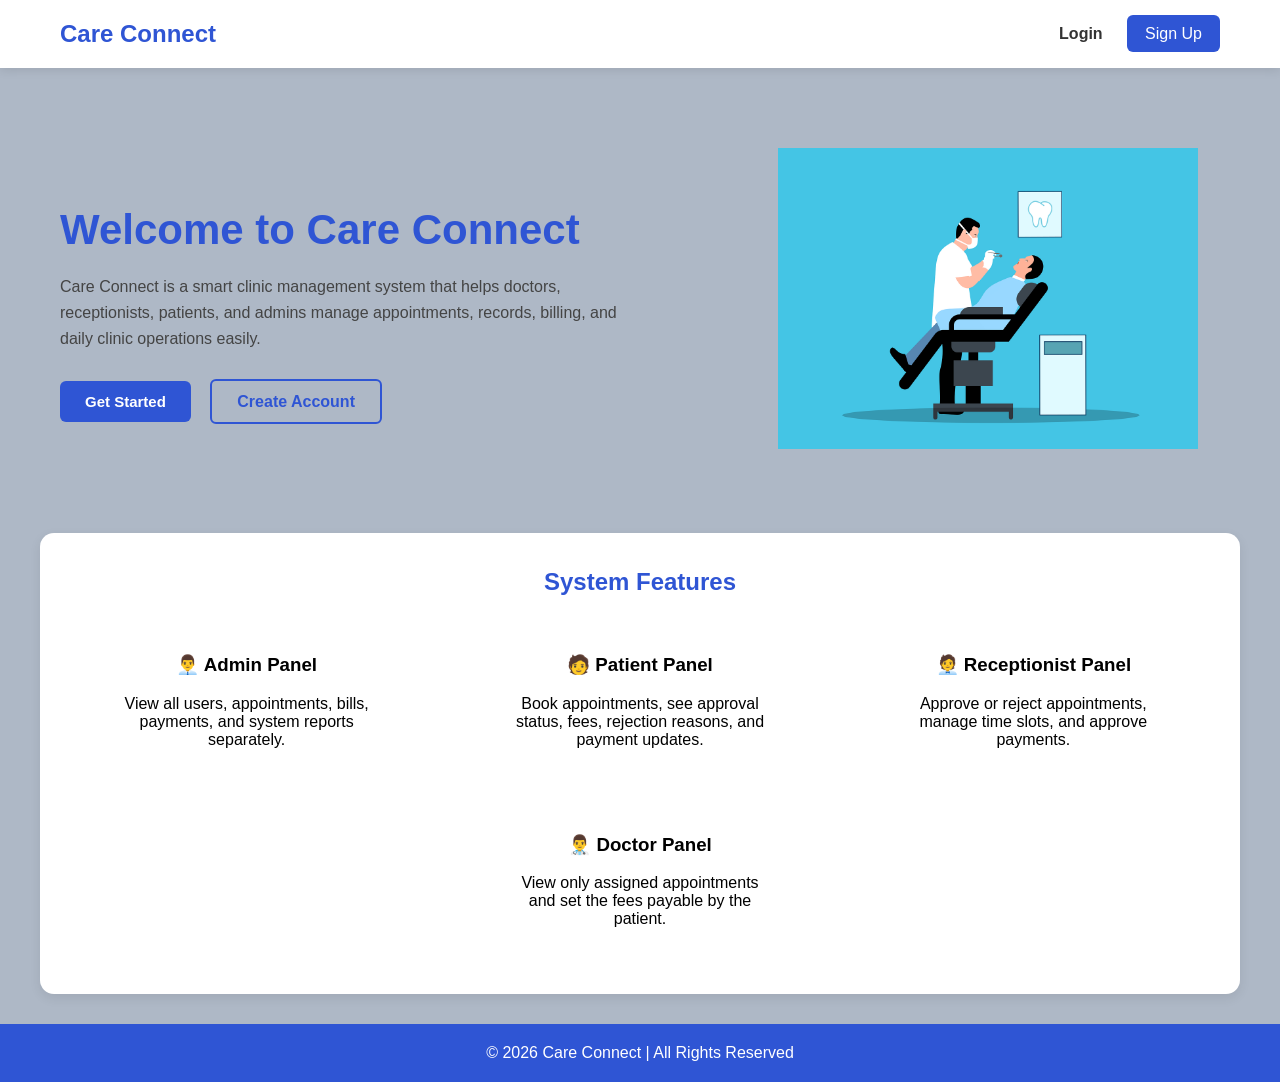
<file: index.html>
<!DOCTYPE html>
<html lang="en">

<head>
  <meta charset="UTF-8">
  <meta name="viewport" content="width=device-width, initial-scale=1.0">
  <title>Care Connect</title>
</head>

<body style="margin:0; font-family:Segoe UI, sans-serif; background:#aeb8c6;">

  <!-- NAVBAR -->
  <div
    style="display:flex; justify-content:space-between; align-items:center; padding:20px 60px; background:white; box-shadow:0 2px 10px rgba(0,0,0,0.1);">
    <h2 style="color:#2f55d4; margin:0;">Care Connect</h2>

    <div>
      <a href="login.html" style="margin-right:20px; text-decoration:none; color:#333; font-weight:600;">Login</a>
      <a href="signup.html"
        style="text-decoration:none; background:#2f55d4; color:white; padding:10px 18px; border-radius:6px;">Sign Up</a>
    </div>
  </div>

  <!-- HERO SECTION -->
  <div
    style="display:flex; align-items:center; justify-content:space-between; padding:80px 60px; flex-wrap:wrap; gap:30px;">

    <!-- LEFT TEXT -->
    <div style="width:50%; min-width:300px;">
      <h1 style="font-size:42px; color:#2f55d4; margin-bottom:20px;">
        Welcome to Care Connect
      </h1>

      <p style="color:#444; font-size:16px; line-height:1.6; margin-bottom:30px;">
        Care Connect is a smart clinic management system that helps doctors, receptionists, patients, and admins manage
        appointments, records, billing, and daily clinic operations easily.
      </p>

      <button onclick="openPopup()"
        style="background:#2f55d4; color:white; padding:12px 25px; border-radius:6px; border:none; cursor:pointer; margin-right:15px; font-weight:600; font-size:15px;">
        Get Started
      </button>

      <a href="signup.html"
        style="border:2px solid #2f55d4; color:#2f55d4; padding:12px 25px; border-radius:6px; text-decoration:none; font-weight:600;">
        Create Account
      </a>
    </div>

    <!-- RIGHT IMAGE -->
    <div style="width:40%; min-width:280px; text-align:center;">
      <img src="doctor1.png" alt="Clinic Image" style="width:100%; max-width:420px;">
    </div>

  </div>

  <!-- FEATURES SECTION -->
  <div
    style="background:white; margin:0 40px 30px 40px; border-radius:14px; padding:35px 20px; box-shadow:0 4px 12px rgba(0,0,0,0.08);">
    <h2 style="text-align:center; color:#2f55d4; margin-top:0; margin-bottom:25px;">System Features</h2>

    <div style="display:flex; justify-content:space-around; text-align:center; flex-wrap:wrap; gap:20px;">

      <div style="width:250px; margin:15px;">
        <h3>👨‍💼 Admin Panel</h3>
        <p>View all users, appointments, bills, payments, and system reports separately.</p>
      </div>

      <div style="width:250px; margin:15px;">
        <h3>🧑 Patient Panel</h3>
        <p>Book appointments, see approval status, fees, rejection reasons, and payment updates.</p>
      </div>

      <div style="width:250px; margin:15px;">
        <h3>🧑‍💼 Receptionist Panel</h3>
        <p>Approve or reject appointments, manage time slots, and approve payments.</p>
      </div>

      <div style="width:250px; margin:15px;">
        <h3>👨‍⚕️ Doctor Panel</h3>
        <p>View only assigned appointments and set the fees payable by the patient.</p>
      </div>

    </div>
  </div>

  <!-- ROLE POPUP -->
  <div id="rolePopup"
    style="display:none; position:fixed; top:0; left:0; width:100%; height:100%; background:rgba(0,0,0,0.45); justify-content:center; align-items:center; z-index:999;">

    <div
      style="background:white; width:520px; max-width:92%; border-radius:14px; padding:30px; box-shadow:0 10px 30px rgba(0,0,0,0.2); position:relative;">

      <span onclick="closePopup()"
        style="position:absolute; top:10px; right:18px; font-size:26px; cursor:pointer; color:#666;">&times;</span>

      <h2 style="margin-top:0; text-align:center; color:#2f55d4;">Choose Your Role</h2>
      <p style="text-align:center; color:#666; margin-bottom:25px;">Select how you want to continue in Care Connect.</p>

      <!-- Patient -->
      <div style="border:1px solid #d9e1ff; border-radius:10px; padding:15px; margin-bottom:14px; background:#f8faff;">
        <h3 style="margin:0 0 12px 0; color:#2f55d4;">Patient</h3>
        <a href="login.html?role=patient"
          style="display:inline-block; text-decoration:none; background:#2f55d4; color:white; padding:10px 18px; border-radius:6px; margin-right:10px; font-weight:600;">Login</a>
        <a href="signup.html?role=patient"
          style="display:inline-block; text-decoration:none; border:2px solid #2f55d4; color:#2f55d4; padding:8px 16px; border-radius:6px; font-weight:600;">Sign
          Up</a>
      </div>

      <!-- Receptionist -->
      <div style="border:1px solid #d9e1ff; border-radius:10px; padding:15px; margin-bottom:14px; background:#f8faff;">
        <h3 style="margin:0 0 12px 0; color:#2f55d4;">Receptionist</h3>
        <a href="login.html?role=receptionist"
          style="display:inline-block; text-decoration:none; background:#2f55d4; color:white; padding:10px 18px; border-radius:6px; margin-right:10px; font-weight:600;">Login</a>
        <a href="signup.html?role=receptionist"
          style="display:inline-block; text-decoration:none; border:2px solid #2f55d4; color:#2f55d4; padding:8px 16px; border-radius:6px; font-weight:600;">Sign
          Up</a>
      </div>

      <!-- Doctor -->
      <div style="border:1px solid #d9e1ff; border-radius:10px; padding:15px; margin-bottom:14px; background:#f8faff;">
        <h3 style="margin:0 0 12px 0; color:#2f55d4;">Doctor</h3>
        <a href="login.html?role=doctor"
          style="display:inline-block; text-decoration:none; background:#2f55d4; color:white; padding:10px 18px; border-radius:6px; margin-right:10px; font-weight:600;">Login</a>
        <a href="signup.html?role=doctor"
          style="display:inline-block; text-decoration:none; border:2px solid #2f55d4; color:#2f55d4; padding:8px 16px; border-radius:6px; font-weight:600;">Sign
          Up</a>
      </div>

      <!-- Admin -->
      <div style="border:1px solid #d9e1ff; border-radius:10px; padding:15px; background:#f8faff;">
        <h3 style="margin:0 0 12px 0; color:#2f55d4;">Admin</h3>
        <a href="login.html?role=admin"
          style="display:inline-block; text-decoration:none; background:#2f55d4; color:white; padding:10px 18px; border-radius:6px; font-weight:600;">Login</a>
        <span style="display:inline-block; margin-left:10px; color:#666; font-size:14px;">Admin signup is
          disabled</span>
      </div>

    </div>
  </div>

  <!-- FOOTER -->
  <div style="text-align:center; padding:20px; background:#2f55d4; color:white;">
    © 2026 Care Connect | All Rights Reserved
  </div>

  <script>
    function openPopup() {
      document.getElementById("rolePopup").style.display = "flex";
    }

    function closePopup() {
      document.getElementById("rolePopup").style.display = "none";
    }

    window.onclick = function (event) {
      let popup = document.getElementById("rolePopup");
      if (event.target === popup) {
        popup.style.display = "none";
      }
    }
  </script>

</body>

</html>
</file>
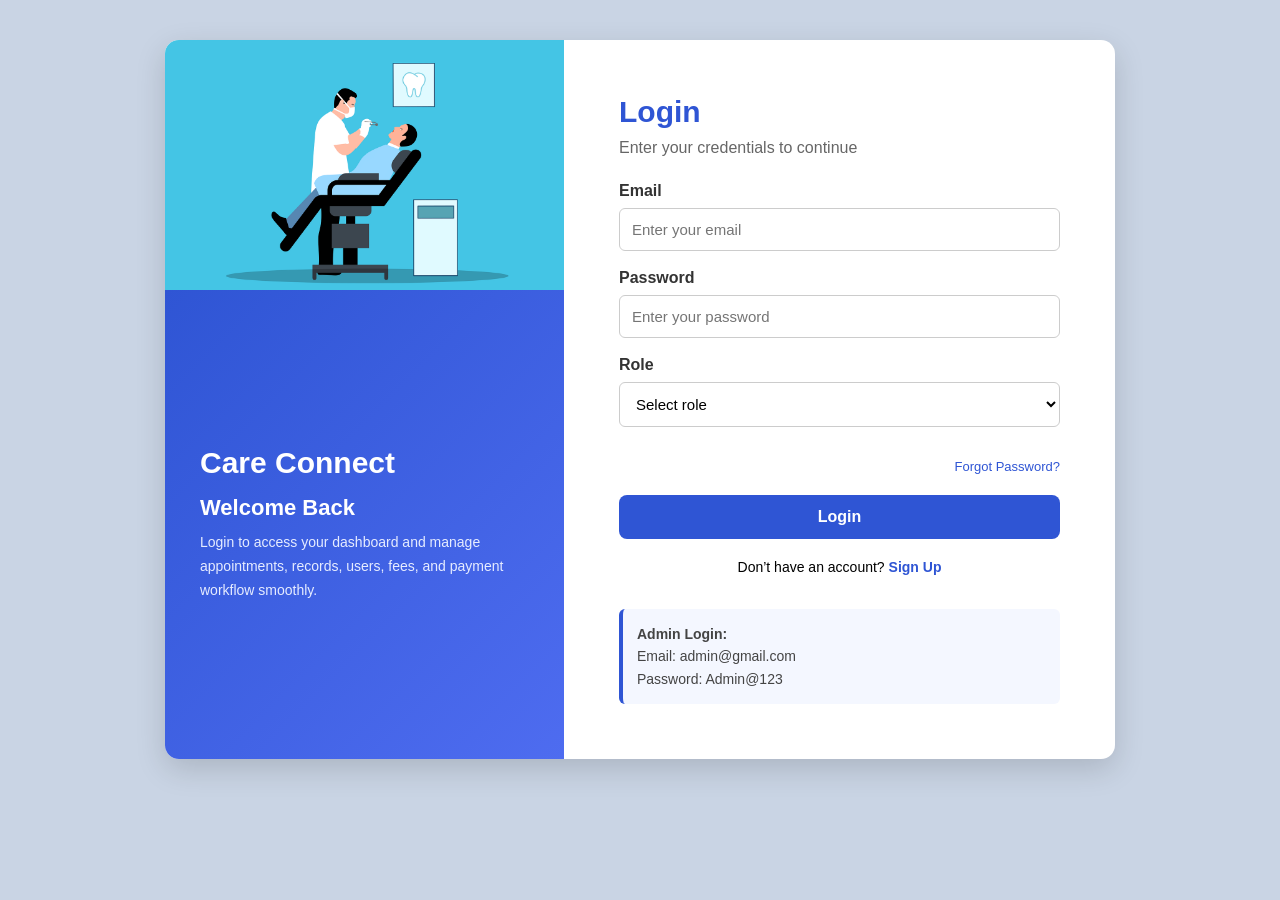
<file: login.html>
<!DOCTYPE html>
<html lang="en">

<head>
  <meta charset="UTF-8">
  <meta name="viewport" content="width=device-width, initial-scale=1.0">
  <title>Login - Care Connect</title>
</head>

<body style="margin:0; font-family:Segoe UI, sans-serif; background:#c9d4e4;">

  <div
    style="width:950px; max-width:95%; margin:40px auto; display:flex; border-radius:14px; overflow:hidden; background:white; box-shadow:0 10px 30px rgba(0,0,0,0.15); min-height:540px;">

    <!-- LEFT SIDE -->
    <div style="width:42%; display:flex; flex-direction:column;">

      <div style="height:250px; background:#f2f2f2;">
        <img src="doctor1.png" alt="Care Connect" style="width:100%; height:100%; object-fit:cover;">
      </div>

      <div
        style="flex:1; background:linear-gradient(135deg,#2f55d4,#4e6cf0); color:white; padding:35px; display:flex; flex-direction:column; justify-content:center;">
        <h2 style="margin:0 0 15px 0; font-size:30px;">Care Connect</h2>
        <p style="margin:0 0 10px 0; font-size:22px; font-weight:600;">Welcome Back</p>
        <p style="margin:0; line-height:1.7; font-size:14px; color:#e6ecff;">
          Login to access your dashboard and manage appointments, records, users, fees, and payment workflow smoothly.
        </p>
      </div>
    </div>

    <!-- RIGHT SIDE -->
    <div
      style="width:58%; padding:55px; box-sizing:border-box; display:flex; flex-direction:column; justify-content:center;">

      <h2 style="margin:0 0 10px 0; color:#2f55d4; font-size:30px;">Login</h2>
      <p style="margin:0 0 25px 0; color:#666;">Enter your credentials to continue</p>

      <form onsubmit="handleLogin(event)">
        <label style="display:block; margin-bottom:8px; font-weight:600; color:#333;">Email</label>
        <input id="email" type="email" placeholder="Enter your email"
          style="width:100%; padding:12px; margin:0 0 18px 0; border:1px solid #ccc; border-radius:6px; box-sizing:border-box; font-size:15px;">

        <label style="display:block; margin-bottom:8px; font-weight:600; color:#333;">Password</label>
        <input id="password" type="password" placeholder="Enter your password"
          style="width:100%; padding:12px; margin:0 0 18px 0; border:1px solid #ccc; border-radius:6px; box-sizing:border-box; font-size:15px;">

        <label style="display:block; margin-bottom:8px; font-weight:600; color:#333;">Role</label>
        <select id="role"
          style="width:100%; padding:12px; margin:0 0 12px 0; border:1px solid #ccc; border-radius:6px; box-sizing:border-box; font-size:15px; background:white;">
          <option value="">Select role</option>
          <option value="patient">Patient</option>
          <option value="receptionist">Receptionist</option>
          <option value="doctor">Doctor</option>
          <option value="admin">Admin</option>
        </select>

        <p id="roleText" style="margin:0 0 18px 0; color:#2f55d4; font-size:14px; font-weight:600;"></p>

        <div style="text-align:right; margin-bottom:20px;">
          <a href="#" style="text-decoration:none; color:#2f55d4; font-size:13px;">Forgot Password?</a>
        </div>

        <button type="submit"
          style="width:100%; padding:13px; background:#2f55d4; color:white; border:none; border-radius:8px; font-size:16px; font-weight:600; cursor:pointer;">
          Login
        </button>

        <p style="text-align:center; margin-top:20px; font-size:14px;">
          Don’t have an account?
          <a href="signup.html" style="color:#2f55d4; text-decoration:none; font-weight:600;">Sign Up</a>
        </p>
      </form>

      <div style="margin-top:20px; padding:14px; background:#f4f7ff; border-left:4px solid #2f55d4; border-radius:6px;">
        <p style="margin:0; color:#444; font-size:14px; line-height:1.6;">
          <strong>Admin Login:</strong><br>
          Email: admin@gmail.com<br>
          Password: Admin@123
        </p>
      </div>

    </div>
  </div>

  <script>
    const params = new URLSearchParams(window.location.search);
    const selectedRole = params.get("role");

    if (selectedRole) {
      const roleSelect = document.getElementById("role");
      const roleText = document.getElementById("roleText");
      roleSelect.value = selectedRole;
      roleText.innerText = "Selected Role: " + selectedRole.charAt(0).toUpperCase() + selectedRole.slice(1);
    }

    function handleLogin(event) {
      event.preventDefault();

      const email = document.getElementById("email").value.trim();
      const password = document.getElementById("password").value;
      const role = document.getElementById("role").value;

      if (!email || !password || !role) {
        alert("Please fill all fields.");
        return;
      }

      // Fixed admin login
      if (role === "admin") {
        if (email === "admin@gmail.com" && password === "Admin@123") {
          const adminUser = {
            id: 999,
            name: "Admin",
            email: "admin@gmail.com",
            role: "admin"
          };

          sessionStorage.setItem("loggedUser", JSON.stringify(adminUser));
          window.location.href = "admin.html";
          return;
        } else {
          alert("Invalid Admin Credentials");
          return;
        }
      }

      // Normal users login
      const users = JSON.parse(localStorage.getItem("users")) || [];

      const user = users.find(u => u.email === email && u.password === password);

      if (!user) {
        alert("Invalid credentials");
        return;
      }

      if (user.role !== role) {
        alert("Wrong role selected");
        return;
      }

      sessionStorage.setItem("loggedUser", JSON.stringify(user));

      if (role === "patient") window.location.href = "patient.html";
      if (role === "receptionist") window.location.href = "receptionist.html";
      if (role === "doctor") window.location.href = "doctor.html";
    }
  </script>

</body>

</html>
</file>
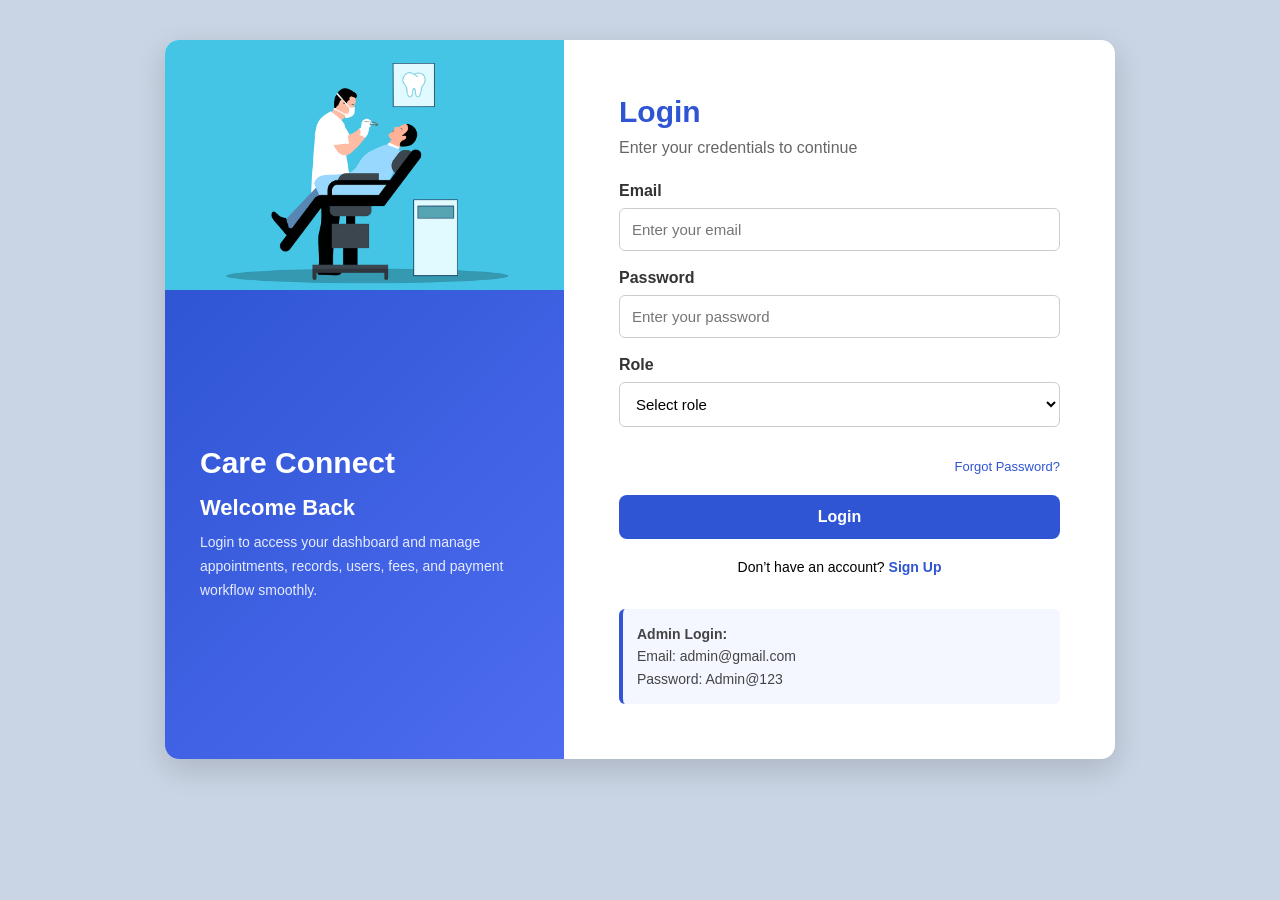
<file: patient.html>
<!DOCTYPE html>
<html lang="en">

<head>
  <meta charset="UTF-8">
  <meta name="viewport" content="width=device-width, initial-scale=1.0">
  <title>Patient Dashboard - Care Connect</title>
</head>

<body style="margin:0; font-family:Segoe UI, sans-serif; background:#eef2f7;">

  <!-- HEADER -->
  <div
    style="background:#2f55d4; color:white; padding:18px 40px; display:flex; justify-content:space-between; align-items:center;">
    <h2 style="margin:0;">Care Connect - Patient Dashboard</h2>
    <button onclick="window.location.href='profile.html'"
      style="margin-right:10px; background:rgba(255,255,255,0.15); color:white; padding:10px 16px; border:none; border-radius:6px; cursor:pointer;">
      My Profile
    </button>
    <button onclick="logout()"
      style="text-decoration:none; color:white; background:rgba(255,255,255,0.15); padding:10px 16px; border-radius:6px; border:none; cursor:pointer;">
      Logout
    </button>
  </div>

  <!-- MAIN CONTAINER -->
  <div style="width:90%; max-width:1100px; margin:30px auto;">

    <!-- WELCOME CARD -->
    <div
      style="background:white; border-radius:12px; padding:25px; box-shadow:0 4px 12px rgba(0,0,0,0.08); margin-bottom:25px;">
      <h2 id="welcomeText" style="margin:0 0 10px 0; color:#2f55d4;">Welcome, Patient</h2>
      <p style="margin:0; color:#555; line-height:1.6;">
        Book your appointment by selecting a doctor, date, time, and reason. Only registered doctors will appear in the
        dropdown.
      </p>
    </div>

    <!-- DASHBOARD CARDS -->
    <div style="display:flex; gap:20px; flex-wrap:wrap; margin-bottom:25px;">
      <div
        style="flex:1; min-width:220px; background:white; border-radius:12px; padding:20px; box-shadow:0 4px 12px rgba(0,0,0,0.08);">
        <h3 style="margin:0 0 10px 0; color:#2f55d4;">My Appointments</h3>
        <p id="totalAppointments" style="margin:0; font-size:28px; font-weight:bold; color:#333;">0</p>
      </div>

      <div
        style="flex:1; min-width:220px; background:white; border-radius:12px; padding:20px; box-shadow:0 4px 12px rgba(0,0,0,0.08);">
        <h3 style="margin:0 0 10px 0; color:#2f55d4;">Pending</h3>
        <p id="pendingAppointments" style="margin:0; font-size:28px; font-weight:bold; color:#333;">0</p>
      </div>

      <div
        style="flex:1; min-width:220px; background:white; border-radius:12px; padding:20px; box-shadow:0 4px 12px rgba(0,0,0,0.08);">
        <h3 style="margin:0 0 10px 0; color:#2f55d4;">Approved</h3>
        <p id="approvedAppointments" style="margin:0; font-size:28px; font-weight:bold; color:#333;">0</p>
      </div>
    </div>

    <!-- FORM + INFO -->
    <div style="display:flex; gap:25px; flex-wrap:wrap; margin-bottom:30px;">

      <!-- APPOINTMENT FORM -->
      <div
        style="flex:2; min-width:320px; background:white; border-radius:12px; padding:25px; box-shadow:0 4px 12px rgba(0,0,0,0.08);">
        <h2 style="margin-top:0; color:#2f55d4;">Take Appointment</h2>

        <form onsubmit="bookAppointment(event)">
          <label style="display:block; margin-bottom:8px; font-weight:600;">Patient Name</label>
          <input id="patientName" type="text" readonly
            style="width:100%; padding:12px; margin-bottom:16px; border:1px solid #ccc; border-radius:6px; box-sizing:border-box; background:#f5f5f5;">

          <label style="display:block; margin-bottom:8px; font-weight:600;">Select Doctor</label>
          <select id="doctorName"
            style="width:100%; padding:12px; margin-bottom:16px; border:1px solid #ccc; border-radius:6px; box-sizing:border-box; background:white;">
            <option value="">Choose Doctor</option>
          </select>

          <label style="display:block; margin-bottom:8px; font-weight:600;">Appointment Date</label>
          <input id="appointmentDate" type="date"
            style="width:100%; padding:12px; margin-bottom:16px; border:1px solid #ccc; border-radius:6px; box-sizing:border-box;">

          <label style="display:block; margin-bottom:8px; font-weight:600;">Appointment Time</label>
          <input id="appointmentTime" type="time"
            style="width:100%; padding:12px; margin-bottom:16px; border:1px solid #ccc; border-radius:6px; box-sizing:border-box;">

          <label style="display:block; margin-bottom:8px; font-weight:600;">Reason</label>
          <textarea id="reason" placeholder="Enter reason for appointment"
            style="width:100%; padding:12px; margin-bottom:20px; border:1px solid #ccc; border-radius:6px; box-sizing:border-box; min-height:100px; resize:vertical;"></textarea>

          <button type="submit"
            style="width:100%; padding:14px; background:#2f55d4; color:white; border:none; border-radius:8px; font-size:16px; font-weight:600; cursor:pointer;">
            Book Appointment
          </button>
        </form>
      </div>

      <!-- SIDE INFO -->
      <div
        style="flex:1; min-width:260px; background:white; border-radius:12px; padding:25px; box-shadow:0 4px 12px rgba(0,0,0,0.08);">
        <h2 style="margin-top:0; color:#2f55d4;">Instructions</h2>
        <p style="color:#555; line-height:1.7;">
          Select a doctor from the registered doctors list, choose date and time, and submit your appointment request.
        </p>

        <div
          style="background:#f4f7ff; border-left:4px solid #2f55d4; padding:15px; border-radius:6px; margin-top:20px;">
          <h4 style="margin:0 0 8px 0; color:#2f55d4;">Payment Note</h4>
          <p style="margin:0; color:#555; line-height:1.6; font-size:14px;">
            After doctor review, the payable amount will appear in your appointment table. Then payment can be
            processed.
          </p>
        </div>
      </div>
    </div>

    <!-- APPOINTMENTS TABLE -->
    <div style="background:white; border-radius:12px; padding:25px; box-shadow:0 4px 12px rgba(0,0,0,0.08);">
      <h2 style="margin-top:0; color:#2f55d4;">My Appointments</h2>

      <div style="overflow-x:auto;">
        <table style="width:100%; border-collapse:collapse; margin-top:15px;">
          <thead>
            <tr style="background:#2f55d4; color:white;">
              <th style="padding:12px; border:1px solid #ddd;">Doctor</th>
              <th style="padding:12px; border:1px solid #ddd;">Date</th>
              <th style="padding:12px; border:1px solid #ddd;">Time</th>
              <th style="padding:12px; border:1px solid #ddd;">Reason</th>
              <th style="padding:12px; border:1px solid #ddd;">Status</th>
              <th style="padding:12px; border:1px solid #ddd;">Amount</th>
              <th style="padding:12px; border:1px solid #ddd;">Payment</th>
            </tr>
          </thead>
          <tbody id="appointmentTableBody">
            <tr>
              <td colspan="7" style="padding:15px; text-align:center; border:1px solid #ddd; color:#666;">
                No appointments booked yet
              </td>
            </tr>
          </tbody>
        </table>
      </div>
    </div>

  </div>
  <!-- PRESCRIPTIONS -->
  <div
    style="background:white; border-radius:12px; padding:25px; margin-top:25px; box-shadow:0 4px 12px rgba(0,0,0,0.08);">
    <h2 style="margin-top:0; color:#2f55d4;">My Prescriptions</h2>
  
    <div id="prescriptionList">
      <p style="color:#666;">No prescriptions available</p>
    </div>
  </div>

<script>
  const loggedUser = JSON.parse(sessionStorage.getItem("loggedUser"));

  // 🔐 Auth Check
  if (!loggedUser || loggedUser.role !== "patient") {
    alert("Please login as patient first.");
    window.location.href = "login.html";
  }

  // 👤 Welcome
  document.getElementById("welcomeText").innerText = "Welcome, " + loggedUser.name;
  document.getElementById("patientName").value = loggedUser.name;

  // 🚪 Logout
  function logout() {
    sessionStorage.removeItem("loggedUser");
    window.location.href = "index.html";
  }

  // 📦 Data Helpers
  function getUsers() {
    return JSON.parse(localStorage.getItem("users")) || [];
  }

  function getAppointments() {
    return JSON.parse(localStorage.getItem("appointments")) || [];
  }

  function saveAppointments(data) {
    localStorage.setItem("appointments", JSON.stringify(data));
  }

  // 👨‍⚕️ Load Doctors
  function loadDoctors() {
    const users = getUsers();
    const doctors = users.filter(user => user.role === "doctor");
    const doctorSelect = document.getElementById("doctorName");

    doctorSelect.innerHTML = '<option value="">Choose Doctor</option>';

    if (doctors.length === 0) {
      doctorSelect.innerHTML += '<option value="">No doctors registered</option>';
      return;
    }

    doctors.forEach(doctor => {
      doctorSelect.innerHTML += `<option value="${doctor.id}">${doctor.name}</option>`;
    });
  }

  // 🎨 Status Colors
  function getStatusColor(status) {
    if (status === "Pending") return "#f39c12";
    if (status === "Approved") return "#27ae60";
    if (status === "Rejected") return "#e74c3c";
    return "#333";
  }

  function getPaymentColor(status) {
    if (status === "Pending") return "#f39c12";
    if (status === "Paid") return "#2f55d4";
    if (status === "Approved") return "#27ae60";
    return "#333";
  }

  // 📊 Dashboard Cards
  function updateCards(myAppointments) {
    document.getElementById("totalAppointments").innerText = myAppointments.length;
    document.getElementById("pendingAppointments").innerText =
      myAppointments.filter(app => app.status === "Pending").length;
    document.getElementById("approvedAppointments").innerText =
      myAppointments.filter(app => app.status === "Approved").length;
  }

  // 📋 Render Appointments
  function renderAppointments() {
    const appointments = getAppointments();
    const myAppointments = appointments.filter(app => app.patientId === loggedUser.id);
    const tableBody = document.getElementById("appointmentTableBody");

    if (myAppointments.length === 0) {
      tableBody.innerHTML = `
      <tr>
        <td colspan="7" style="text-align:center; padding:15px;">No appointments booked yet</td>
      </tr>
    `;
      updateCards(myAppointments);
      return;
    }

    tableBody.innerHTML = "";

    myAppointments.forEach(app => {
      tableBody.innerHTML += `
      <tr>
        <td>${app.doctorName}</td>
        <td>${app.appointmentDate}</td>
        <td>${app.appointmentTime}</td>
        <td>${app.reason}</td>
        <td style="color:${getStatusColor(app.status)}; font-weight:bold;">${app.status}</td>
        <td>${app.amount ? "₹" + app.amount : "-"}</td>
        <td style="color:${getPaymentColor(app.paymentStatus)}; font-weight:bold;">
          ${app.paymentStatus || "Pending"}
        </td>
      </tr>
    `;
    });

    updateCards(myAppointments);
  }

  // 📝 Book Appointment
  function bookAppointment(event) {
    event.preventDefault();

    const doctorSelect = document.getElementById("doctorName");
    const doctorId = Number(doctorSelect.value);
    const doctorName = doctorSelect.options[doctorSelect.selectedIndex]?.text || "";
    const appointmentDate = document.getElementById("appointmentDate").value;
    const appointmentTime = document.getElementById("appointmentTime").value;
    const reason = document.getElementById("reason").value.trim();

    if (!doctorId || !appointmentDate || !appointmentTime || !reason) {
      alert("Please fill all fields.");
      return;
    }

    const appointments = getAppointments();

    const newAppointment = {
      id: Date.now(),
      patientId: loggedUser.id,
      patientName: loggedUser.name,
      doctorId: doctorId,
      doctorName: doctorName,
      appointmentDate: appointmentDate,
      appointmentTime: appointmentTime,
      reason: reason,
      status: "Pending",
      amount: null,
      paymentStatus: "Pending"
    };

    appointments.push(newAppointment);
    saveAppointments(appointments);

    alert("Appointment booked successfully.");

    event.target.reset();
    document.getElementById("patientName").value = loggedUser.name;

    loadDoctors();
    renderAppointments();
  }

  // 🧾 LOAD PRESCRIPTIONS (NEW FEATURE)
  function loadPrescriptions() {
    const prescriptions = JSON.parse(localStorage.getItem("prescriptions")) || [];

    const myPrescriptions = prescriptions.filter(p =>
      p.patientId === loggedUser.id
    );

    const container = document.getElementById("prescriptionList");

    if (!container) return; // safety

    if (myPrescriptions.length === 0) {
      container.innerHTML = "<p style='color:#666;'>No prescriptions available</p>";
      return;
    }

    container.innerHTML = "";

    myPrescriptions.forEach(p => {
      container.innerHTML += `
      <div style="border:1px solid #ddd; padding:15px; margin:10px 0; border-radius:8px; background:#f9fbff;">
        <p><b>Date:</b> ${p.date}</p>
        <p><b>Doctor:</b> ${p.doctorName}</p>
        <p><b>Medicines:</b> ${p.medicines}</p>
        <p><b>Notes:</b> ${p.notes}</p>
      </div>
    `;
    });
  }

  // 🚀 INIT
  loadDoctors();
  renderAppointments();
  loadPrescriptions();
</script>

</body>

</html>
</file>
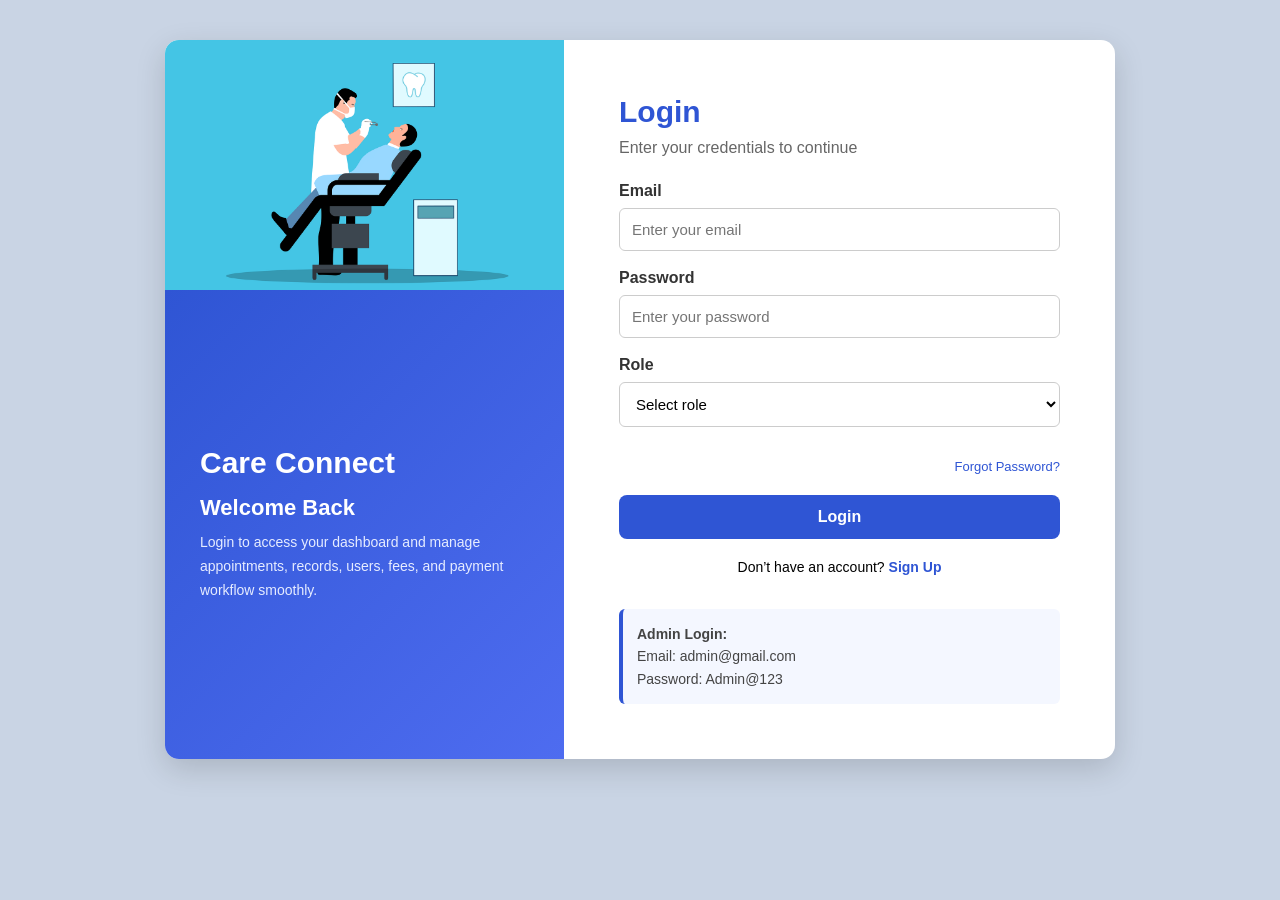
<file: profile.html>
<!DOCTYPE html>
<html lang="en">

<head>
    <meta charset="UTF-8">
    <title>My Profile</title>
</head>

<body style="font-family:Segoe UI; background:#eef2f7;">

    <!-- HEADER -->
    <div style="background:#2f55d4; color:white; padding:18px 40px; display:flex; justify-content:space-between;">
        <h2>My Profile</h2>
        <button onclick="goBack()" style="padding:10px; border:none; background:white; cursor:pointer;">Back</button>
    </div>

    <!-- PROFILE CARD -->
    <div style="max-width:500px; margin:40px auto; background:white; padding:25px; border-radius:12px;">

        <div style="text-align:center;">
            <img id="profilePic" src="https://via.placeholder.com/120" width="120" style="border-radius:50%;">
            <br><br>
            <input type="file" onchange="uploadImage(event)">
        </div>

        <br>

        <input id="name" placeholder="Name" style="width:100%; padding:10px; margin:10px 0;">
        <input id="email" placeholder="Email" style="width:100%; padding:10px; margin:10px 0;">
        <input id="role" disabled style="width:100%; padding:10px; margin:10px 0; background:#eee;">

        <button onclick="saveProfile()" style="width:100%; padding:12px; background:#2f55d4; color:white; border:none;">
            Save Profile
        </button>

    </div>

    <script>
        const loggedUser = JSON.parse(sessionStorage.getItem("loggedUser"));

        if (!loggedUser) {
            alert("Login first");
            window.location.href = "login.html";
        }

        // Load profile
        function loadProfile() {
            let key = "profile_" + loggedUser.id;
            let data = JSON.parse(localStorage.getItem(key)) || {};

            document.getElementById("name").value = data.name || loggedUser.name;
            document.getElementById("email").value = data.email || "";
            document.getElementById("role").value = loggedUser.role;

            if (data.image) {
                document.getElementById("profilePic").src = data.image;
            }
        }

        // Save profile
        function saveProfile() {
            let key = "profile_" + loggedUser.id;

            let data = {
                name: document.getElementById("name").value,
                email: document.getElementById("email").value,
                image: document.getElementById("profilePic").src
            };

            localStorage.setItem(key, JSON.stringify(data));
            alert("Profile Saved!");
        }

        // Upload image
        function uploadImage(event) {
            let reader = new FileReader();

            reader.onload = function () {
                document.getElementById("profilePic").src = reader.result;
            };

            reader.readAsDataURL(event.target.files[0]);
        }

        // Go back based on role
        function goBack() {
            let role = loggedUser.role;

            if (role === "doctor") window.location.href = "doctor.html";
            else if (role === "patient") window.location.href = "patient.html";
            else if (role === "admin") window.location.href = "admin.html";
            else window.location.href = "receptionist.html";
        }

        loadProfile();
    </script>

</body>

</html>
</file>
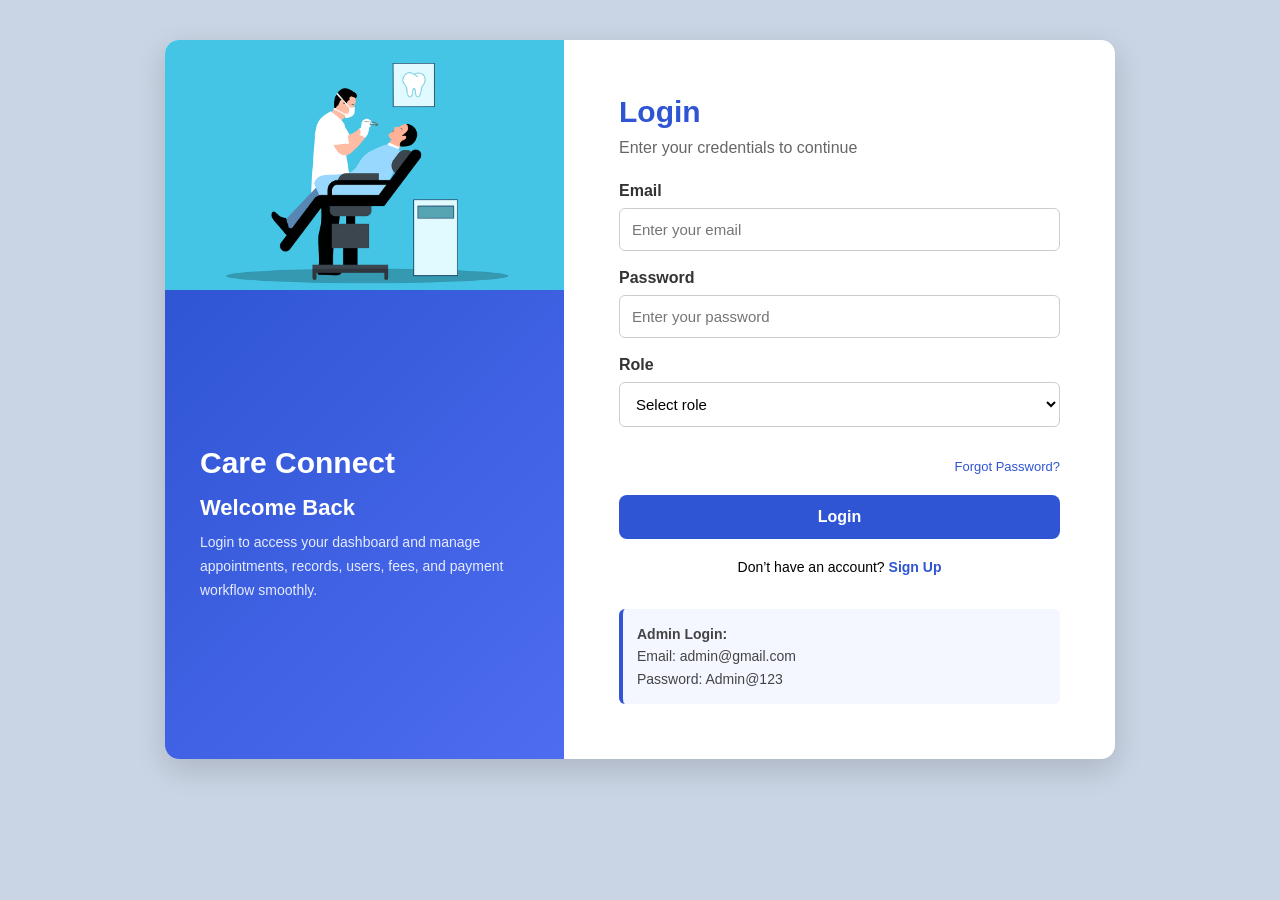
<file: receptionist.html>
<!DOCTYPE html>
<html lang="en">

<head>
    <meta charset="UTF-8">
    <meta name="viewport" content="width=device-width, initial-scale=1.0">
    <title>Receptionist Dashboard - Care Connect</title>
</head>

<body style="margin:0; font-family:Segoe UI, sans-serif; background:#eef2f7;">

    <!-- HEADER -->
    <div
        style="background:#2f55d4; color:white; padding:18px 40px; display:flex; justify-content:space-between; align-items:center;">
        <h2 style="margin:0;">Care Connect - Receptionist Dashboard</h2>
        <button onclick="window.location.href='profile.html'"
            style="margin-right:10px; background:rgba(255,255,255,0.15); color:white; padding:10px 16px; border:none; border-radius:6px; cursor:pointer;">
            My Profile
        </button>
        <button onclick="logout()"
            style="background:rgba(255,255,255,0.15); color:white; padding:10px 16px; border:none; border-radius:6px; cursor:pointer;">
            Logout
        </button>
    </div>

    <!-- MAIN -->
    <div style="width:90%; max-width:1250px; margin:30px auto;">

        <!-- WELCOME -->
        <div
            style="background:white; border-radius:12px; padding:25px; box-shadow:0 4px 12px rgba(0,0,0,0.08); margin-bottom:25px;">
            <h2 id="welcomeText" style="margin:0 0 10px 0; color:#2f55d4;">Welcome, Receptionist</h2>
            <p style="margin:0; color:#555; line-height:1.6;">
                You can approve or reject appointments and approve payments. Appointment approval is allowed only if no
                other
                approved appointment exists for the same doctor within 30 minutes.
            </p>
        </div>

        <!-- DASHBOARD CARDS -->
        <div style="display:flex; gap:20px; flex-wrap:wrap; margin-bottom:25px;">
            <div
                style="flex:1; min-width:220px; background:white; border-radius:12px; padding:20px; box-shadow:0 4px 12px rgba(0,0,0,0.08);">
                <h3 style="margin:0 0 10px 0; color:#2f55d4;">Total Appointments</h3>
                <p id="totalAppointments" style="margin:0; font-size:28px; font-weight:bold; color:#333;">0</p>
            </div>

            <div
                style="flex:1; min-width:220px; background:white; border-radius:12px; padding:20px; box-shadow:0 4px 12px rgba(0,0,0,0.08);">
                <h3 style="margin:0 0 10px 0; color:#2f55d4;">Pending</h3>
                <p id="pendingAppointments" style="margin:0; font-size:28px; font-weight:bold; color:#333;">0</p>
            </div>

            <div
                style="flex:1; min-width:220px; background:white; border-radius:12px; padding:20px; box-shadow:0 4px 12px rgba(0,0,0,0.08);">
                <h3 style="margin:0 0 10px 0; color:#2f55d4;">Approved</h3>
                <p id="approvedAppointments" style="margin:0; font-size:28px; font-weight:bold; color:#333;">0</p>
            </div>

            <div
                style="flex:1; min-width:220px; background:white; border-radius:12px; padding:20px; box-shadow:0 4px 12px rgba(0,0,0,0.08);">
                <h3 style="margin:0 0 10px 0; color:#2f55d4;">Payment Approved</h3>
                <p id="paymentApprovedCount" style="margin:0; font-size:28px; font-weight:bold; color:#333;">0</p>
            </div>
        </div>

        <!-- TABLE -->
        <div style="background:white; border-radius:12px; padding:25px; box-shadow:0 4px 12px rgba(0,0,0,0.08);">
            <h2 style="margin-top:0; color:#2f55d4;">Manage Appointments & Payments</h2>

            <div style="overflow-x:auto;">
                <table style="width:100%; border-collapse:collapse; margin-top:15px;">
                    <thead>
                        <tr style="background:#2f55d4; color:white;">
                            <th style="padding:12px; border:1px solid #ddd;">Patient</th>
                            <th style="padding:12px; border:1px solid #ddd;">Doctor</th>
                            <th style="padding:12px; border:1px solid #ddd;">Date</th>
                            <th style="padding:12px; border:1px solid #ddd;">Time</th>
                            <th style="padding:12px; border:1px solid #ddd;">Reason</th>
                            <th style="padding:12px; border:1px solid #ddd;">Appointment Status</th>
                            <th style="padding:12px; border:1px solid #ddd;">Rejection Reason</th>
                            <th style="padding:12px; border:1px solid #ddd;">Fees</th>
                            <th style="padding:12px; border:1px solid #ddd;">Payment Status</th>
                            <th style="padding:12px; border:1px solid #ddd;">Actions</th>
                        </tr>
                    </thead>
                    <tbody id="appointmentTableBody">
                        <tr>
                            <td colspan="10"
                                style="padding:15px; text-align:center; border:1px solid #ddd; color:#666;">
                                No appointments available
                            </td>
                        </tr>
                    </tbody>
                </table>
            </div>
        </div>

    </div>

    <script>
        const loggedUser = JSON.parse(sessionStorage.getItem("loggedUser"));

        if (!loggedUser || loggedUser.role !== "receptionist") {
            alert("Please login as receptionist first.");
            window.location.href = "login.html";
        }

        document.getElementById("welcomeText").innerText = "Welcome, " + loggedUser.name;

        function logout() {
            sessionStorage.removeItem("loggedUser");
            window.location.href = "index.html";
        }

        function getAppointments() {
            return JSON.parse(localStorage.getItem("appointments")) || [];
        }

        function saveAppointments(data) {
            localStorage.setItem("appointments", JSON.stringify(data));
        }

        function getStatusColor(status) {
            if (status === "Pending") return "#f39c12";
            if (status === "Approved") return "#27ae60";
            if (status === "Rejected") return "#e74c3c";
            if (status === "Completed") return "#2f55d4";
            return "#333";
        }

        function getPaymentColor(status) {
            if (status === "Pending") return "#f39c12";
            if (status === "Approved") return "#27ae60";
            return "#333";
        }

        function updateCards(appointments) {
            document.getElementById("totalAppointments").innerText = appointments.length;
            document.getElementById("pendingAppointments").innerText = appointments.filter(app => app.status === "Pending").length;
            document.getElementById("approvedAppointments").innerText = appointments.filter(app => app.status === "Approved").length;
            document.getElementById("paymentApprovedCount").innerText = appointments.filter(app => app.paymentStatus === "Approved").length;
        }

        function timeToMinutes(timeStr) {
            const parts = timeStr.split(":").map(Number);
            const hours = parts[0] || 0;
            const minutes = parts[1] || 0;
            return hours * 60 + minutes;
        }

        function hasConflict(appointments, currentAppointment) {
            return appointments.some(app => {
                if (app.id === currentAppointment.id) return false;
                if (app.doctorId !== currentAppointment.doctorId) return false;
                if (app.appointmentDate !== currentAppointment.appointmentDate) return false;
                if (app.status !== "Approved") return false;

                const currentTime = timeToMinutes(currentAppointment.appointmentTime);
                const otherTime = timeToMinutes(app.appointmentTime);

                return Math.abs(currentTime - otherTime) < 30;
            });
        }

        function renderAppointments() {
            const appointments = getAppointments();
            const tableBody = document.getElementById("appointmentTableBody");

            if (appointments.length === 0) {
                tableBody.innerHTML = `
          <tr>
            <td colspan="10" style="padding:15px; text-align:center; border:1px solid #ddd; color:#666;">
              No appointments available
            </td>
          </tr>
        `;
                updateCards(appointments);
                return;
            }

            tableBody.innerHTML = "";

            appointments.forEach((appointment) => {
                const feeText = appointment.amount ? "₹" + appointment.amount : "Not set yet";
                const rejectionText = appointment.rejectionReason ? appointment.rejectionReason : "-";

                let actionButtons = "";

                if (appointment.status === "Pending") {
                    actionButtons += `
            <button onclick="approveAppointment(${appointment.id})"
              style="padding:6px 10px; margin:2px; border:none; border-radius:5px; background:#27ae60; color:white; cursor:pointer;">
              Approve
            </button>
            <button onclick="rejectAppointment(${appointment.id})"
              style="padding:6px 10px; margin:2px; border:none; border-radius:5px; background:#e74c3c; color:white; cursor:pointer;">
              Reject
            </button>
          `;
                } else if (appointment.status === "Approved") {
                    actionButtons += `
            <div style="color:#27ae60; font-weight:600; margin-bottom:5px;">Appointment Approved</div>
          `;
                } else if (appointment.status === "Rejected") {
                    actionButtons += `
            <div style="color:#e74c3c; font-weight:600; margin-bottom:5px;">Appointment Rejected</div>
          `;
                }

                if (appointment.status === "Approved" && appointment.amount && appointment.paymentStatus !== "Approved") {
                    actionButtons += `
            <button onclick="approvePayment(${appointment.id})"
              style="padding:6px 10px; margin:2px; border:none; border-radius:5px; background:#2f55d4; color:white; cursor:pointer;">
              Approve Payment
            </button>
          `;
                }

                if (appointment.paymentStatus === "Approved") {
                    actionButtons += `
            <div style="margin-top:6px; color:#27ae60; font-weight:600;">Payment Approved</div>
          `;
                }

                tableBody.innerHTML += `
          <tr>
            <td style="padding:10px; border:1px solid #ddd;">${appointment.patientName}</td>
            <td style="padding:10px; border:1px solid #ddd;">${appointment.doctorName}</td>
            <td style="padding:10px; border:1px solid #ddd;">${appointment.appointmentDate}</td>
            <td style="padding:10px; border:1px solid #ddd;">${appointment.appointmentTime}</td>
            <td style="padding:10px; border:1px solid #ddd;">${appointment.reason}</td>
            <td style="padding:10px; border:1px solid #ddd; font-weight:600; color:${getStatusColor(appointment.status)};">
              ${appointment.status}
            </td>
            <td style="padding:10px; border:1px solid #ddd; color:#e74c3c;">
              ${rejectionText}
            </td>
            <td style="padding:10px; border:1px solid #ddd;">${feeText}</td>
            <td style="padding:10px; border:1px solid #ddd; font-weight:600; color:${getPaymentColor(appointment.paymentStatus || "Pending")}">
              ${appointment.paymentStatus ? appointment.paymentStatus : "Pending"}
            </td>
            <td style="padding:10px; border:1px solid #ddd;">
              ${actionButtons}
            </td>
          </tr>
        `;
            });

            updateCards(appointments);
        }

        function approveAppointment(appointmentId) {
            const appointments = getAppointments();
            const index = appointments.findIndex(app => app.id === appointmentId);

            if (index === -1) {
                alert("Appointment not found.");
                return;
            }

            const appointment = appointments[index];

            if (hasConflict(appointments, appointment)) {
                alert("This appointment cannot be approved because another appointment for the same doctor is already approved within 30 minutes.");
                return;
            }

            appointments[index].status = "Approved";
            appointments[index].rejectionReason = "";
            saveAppointments(appointments);
            alert("Appointment approved successfully.");
            renderAppointments();
        }

        function rejectAppointment(appointmentId) {
            const appointments = getAppointments();
            const index = appointments.findIndex(app => app.id === appointmentId);

            if (index === -1) {
                alert("Appointment not found.");
                return;
            }

            const reason = prompt("Enter reason for rejecting this appointment:");

            if (reason === null) {
                return;
            }

            if (reason.trim() === "") {
                alert("Rejection reason is required.");
                return;
            }

            appointments[index].status = "Rejected";
            appointments[index].rejectionReason = reason.trim();
            saveAppointments(appointments);
            alert("Appointment rejected with reason.");
            renderAppointments();
        }

        function approvePayment(appointmentId) {
            const appointments = getAppointments();
            const index = appointments.findIndex(app => app.id === appointmentId);

            if (index === -1) {
                alert("Appointment not found.");
                return;
            }

            if (!appointments[index].amount) {
                alert("Doctor has not set the fees yet.");
                return;
            }

            if (appointments[index].status !== "Approved") {
                alert("Only approved appointments can have payment approved.");
                return;
            }

            appointments[index].paymentStatus = "Approved";
            saveAppointments(appointments);
            alert("Payment approved successfully.");
            renderAppointments();
        }

        renderAppointments();
    </script>

</body>

</html>
</file>
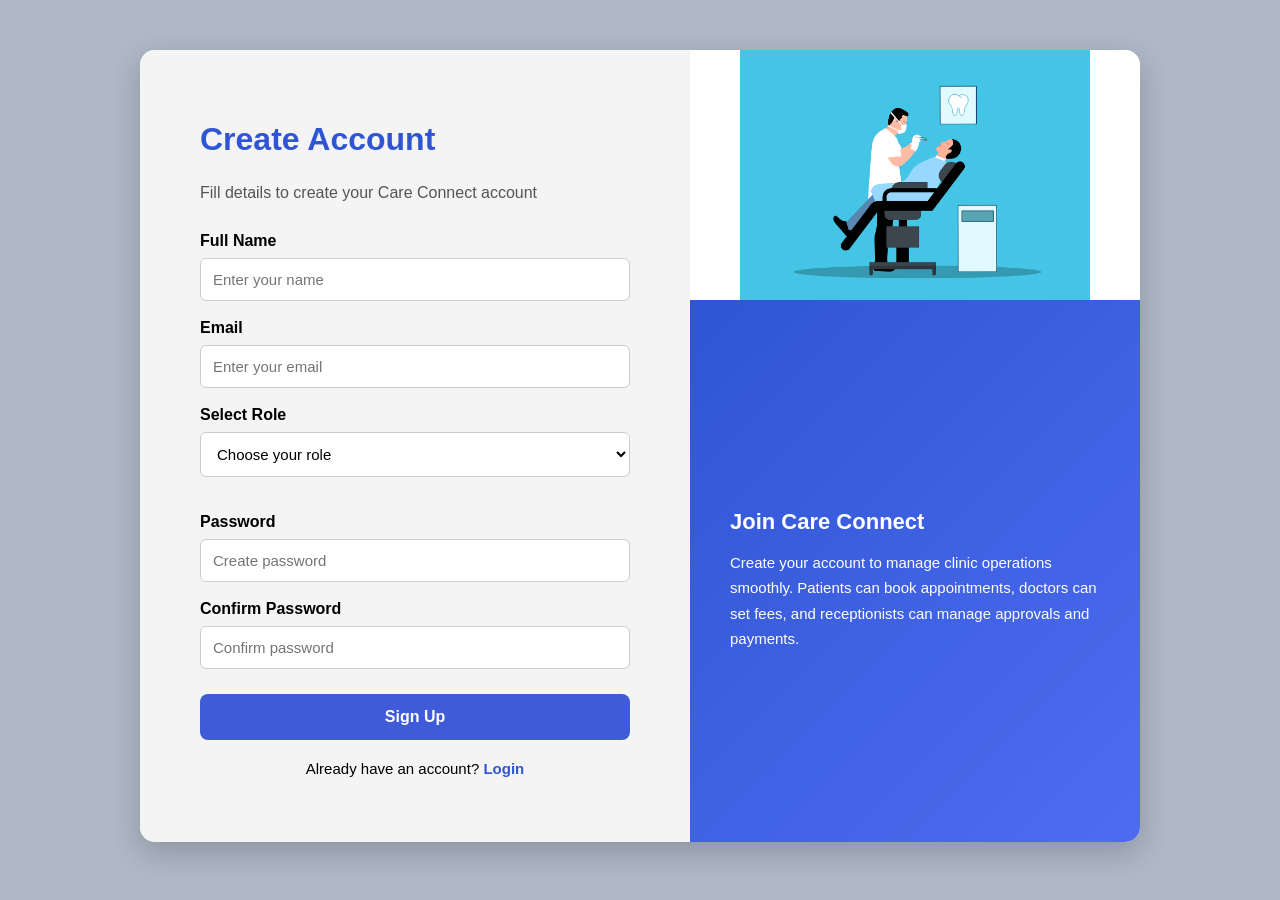
<file: signup.html>
<!DOCTYPE html>
<html lang="en">

<head>
    <meta charset="UTF-8">
    <meta name="viewport" content="width=device-width, initial-scale=1.0">
    <title>Signup - Care Connect</title>
</head>

<body style="margin:0; padding:0; font-family:Segoe UI, sans-serif; background:#aeb8c6;">

    <div
        style="width:1000px; max-width:95%; margin:50px auto; display:flex; border-radius:15px; overflow:hidden; box-shadow:0 10px 30px rgba(0,0,0,0.2); background:#ffffff; min-height:560px;">

        <!-- LEFT SIDE -->
        <div
            style="width:55%; background:#f4f4f4; padding:50px 60px; box-sizing:border-box; display:flex; flex-direction:column; justify-content:center;">

            <h1 style="color:#2f55d4; margin-bottom:10px;">Create Account</h1>
            <p style="color:#555; margin-bottom:30px;">Fill details to create your Care Connect account</p>

            <form onsubmit="handleSignup(event)">
                <label style="display:block; font-weight:600; margin-bottom:8px;">Full Name</label>
                <input id="name" type="text" placeholder="Enter your name"
                    style="width:100%; padding:12px; margin:0 0 18px 0; border:1px solid #ccc; border-radius:6px; box-sizing:border-box; font-size:15px;">

                <label style="display:block; font-weight:600; margin-bottom:8px;">Email</label>
                <input id="email" type="email" placeholder="Enter your email"
                    style="width:100%; padding:12px; margin:0 0 18px 0; border:1px solid #ccc; border-radius:6px; box-sizing:border-box; font-size:15px;">

                <label style="display:block; font-weight:600; margin-bottom:8px;">Select Role</label>
                <select id="role"
                    style="width:100%; padding:12px; margin:0 0 18px 0; border:1px solid #ccc; border-radius:6px; box-sizing:border-box; font-size:15px; background:white;">
                    <option value="">Choose your role</option>
                    <option value="patient">Patient</option>
                    <option value="receptionist">Receptionist</option>
                    <option value="doctor">Doctor</option>
                </select>

                <p id="roleText" style="margin:0 0 18px 0; color:#2f55d4; font-size:14px; font-weight:600;"></p>

                <label style="display:block; font-weight:600; margin-bottom:8px;">Password</label>
                <input id="password" type="password" placeholder="Create password"
                    style="width:100%; padding:12px; margin:0 0 18px 0; border:1px solid #ccc; border-radius:6px; box-sizing:border-box; font-size:15px;">

                <label style="display:block; font-weight:600; margin-bottom:8px;">Confirm Password</label>
                <input id="confirmPassword" type="password" placeholder="Confirm password"
                    style="width:100%; padding:12px; margin:0 0 25px 0; border:1px solid #ccc; border-radius:6px; box-sizing:border-box; font-size:15px;">

                <button type="submit"
                    style="width:100%; padding:14px; background:#3f5bd8; color:white; border:none; border-radius:8px; font-size:16px; font-weight:600; cursor:pointer;">
                    Sign Up
                </button>

                <p style="text-align:center; margin-top:20px; font-size:15px;">
                    Already have an account?
                    <a href="login.html" style="color:#2f55d4; text-decoration:none; font-weight:600;">Login</a>
                </p>
            </form>
        </div>

        <!-- RIGHT SIDE -->
        <div style="width:45%; display:flex; flex-direction:column;">

            <div style="height:250px; background:#ffffff; display:flex; justify-content:center; align-items:center;">
                <img src="doctor1.png" alt="Care Connect" style="height:100%; object-fit:contain;">
            </div>

            <div
                style="flex:1; background:linear-gradient(135deg,#2f55d4,#4e6cf0); color:white; padding:50px 40px; display:flex; flex-direction:column; justify-content:center;">
                <h2 style="margin-bottom:15px; font-size:22px;">Join Care Connect</h2>
                <p style="line-height:1.7; font-size:15px; margin:0;">
                    Create your account to manage clinic operations smoothly. Patients can book appointments, doctors
                    can set fees, and receptionists can manage approvals and payments.
                </p>
            </div>

        </div>
    </div>

    <script>
        const params = new URLSearchParams(window.location.search);
        const selectedRole = params.get("role");

        if (selectedRole && selectedRole !== "admin") {
            const roleSelect = document.getElementById("role");
            const roleText = document.getElementById("roleText");
            roleSelect.value = selectedRole;
            roleText.innerText = "Selected Role: " + selectedRole.charAt(0).toUpperCase() + selectedRole.slice(1);
        }

        function handleSignup(event) {
            event.preventDefault();

            const users = JSON.parse(localStorage.getItem("users")) || [];

            const name = document.getElementById("name").value.trim();
            const email = document.getElementById("email").value.trim();
            const role = document.getElementById("role").value;
            const password = document.getElementById("password").value;
            const confirmPassword = document.getElementById("confirmPassword").value;

            if (!name || !email || !role || !password || !confirmPassword) {
                alert("Please fill all fields.");
                return;
            }

            if (role === "admin") {
                alert("Admin account cannot be created.");
                return;
            }

            if (password !== confirmPassword) {
                alert("Password and Confirm Password do not match.");
                return;
            }

            const emailExists = users.find(user => user.email === email);
            if (emailExists) {
                alert("User already exists with this email.");
                return;
            }

            const newUser = {
                id: Date.now(),
                name: name,
                email: email,
                password: password,
                role: role
            };

            users.push(newUser);
            localStorage.setItem("users", JSON.stringify(users));

            alert("Signup successful!");
            window.location.href = "login.html?role=" + role;
        }
    </script>

</body>

</html>
</file>
